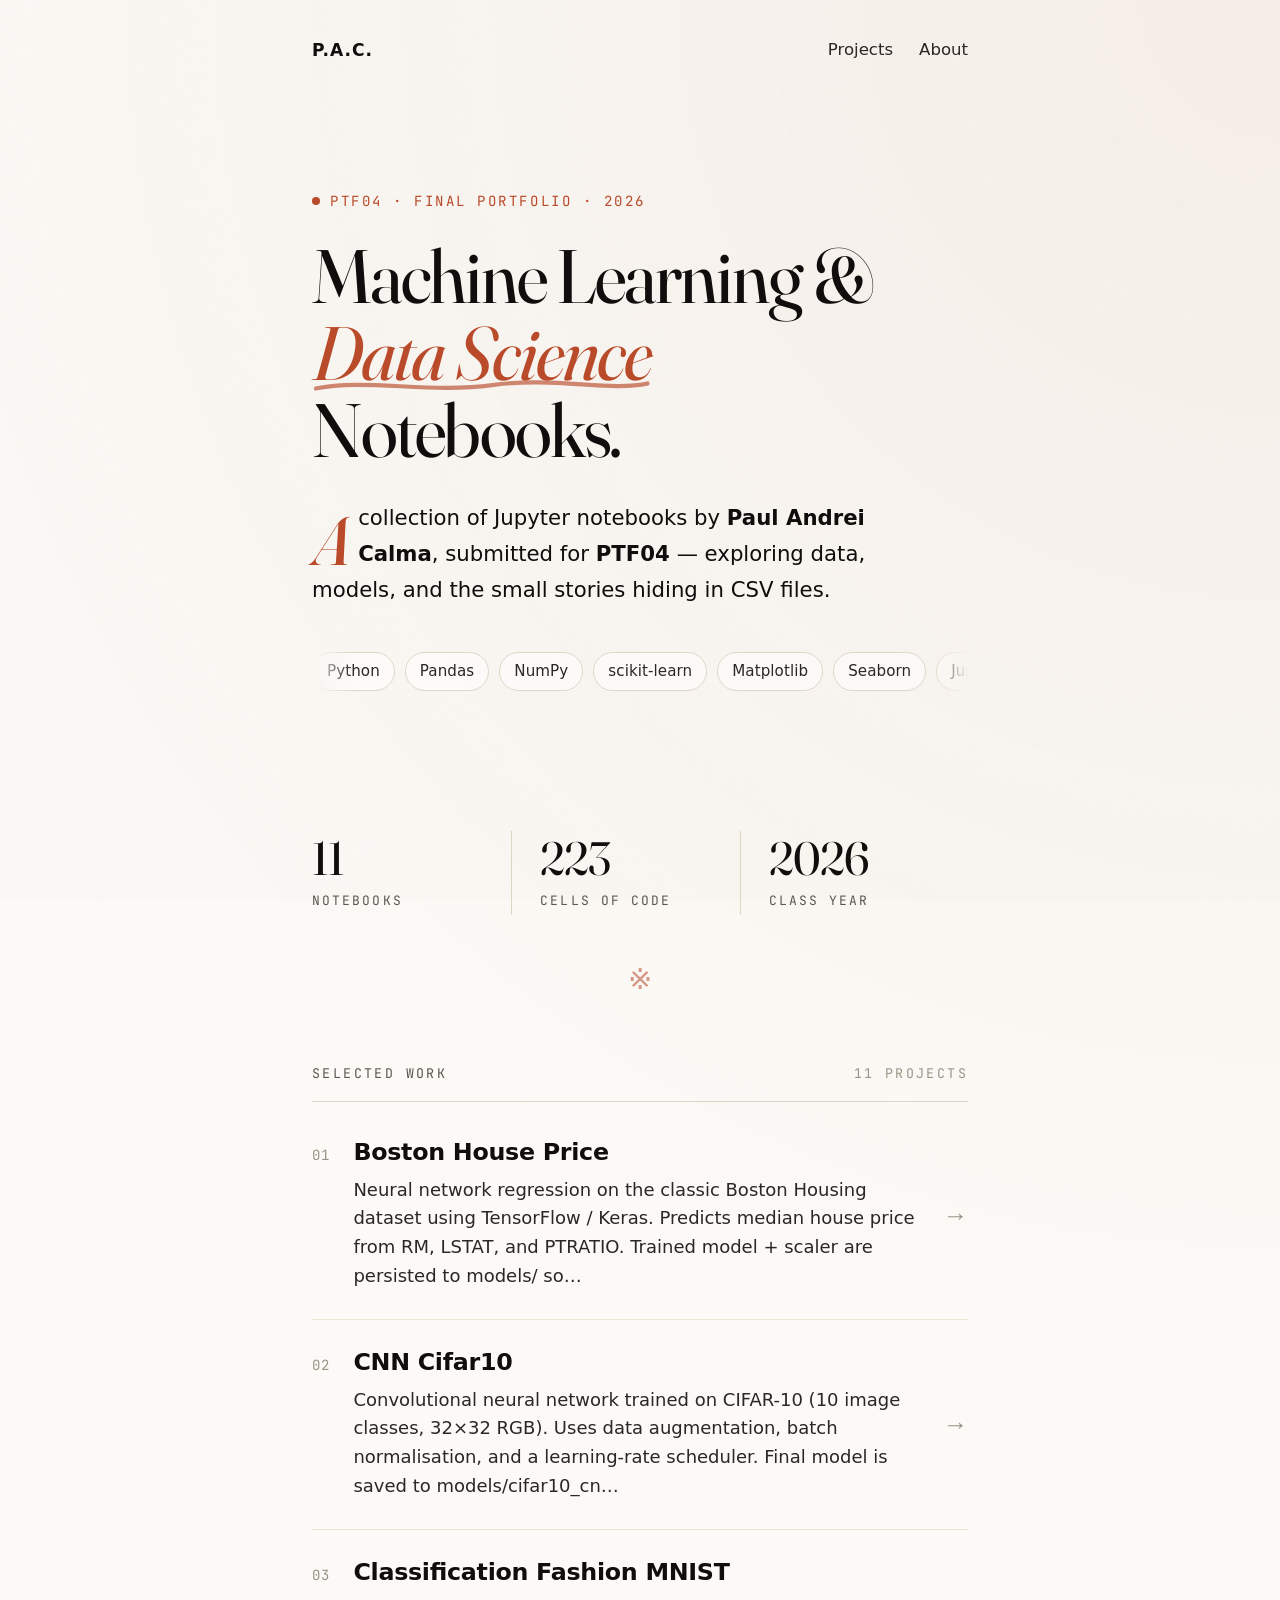
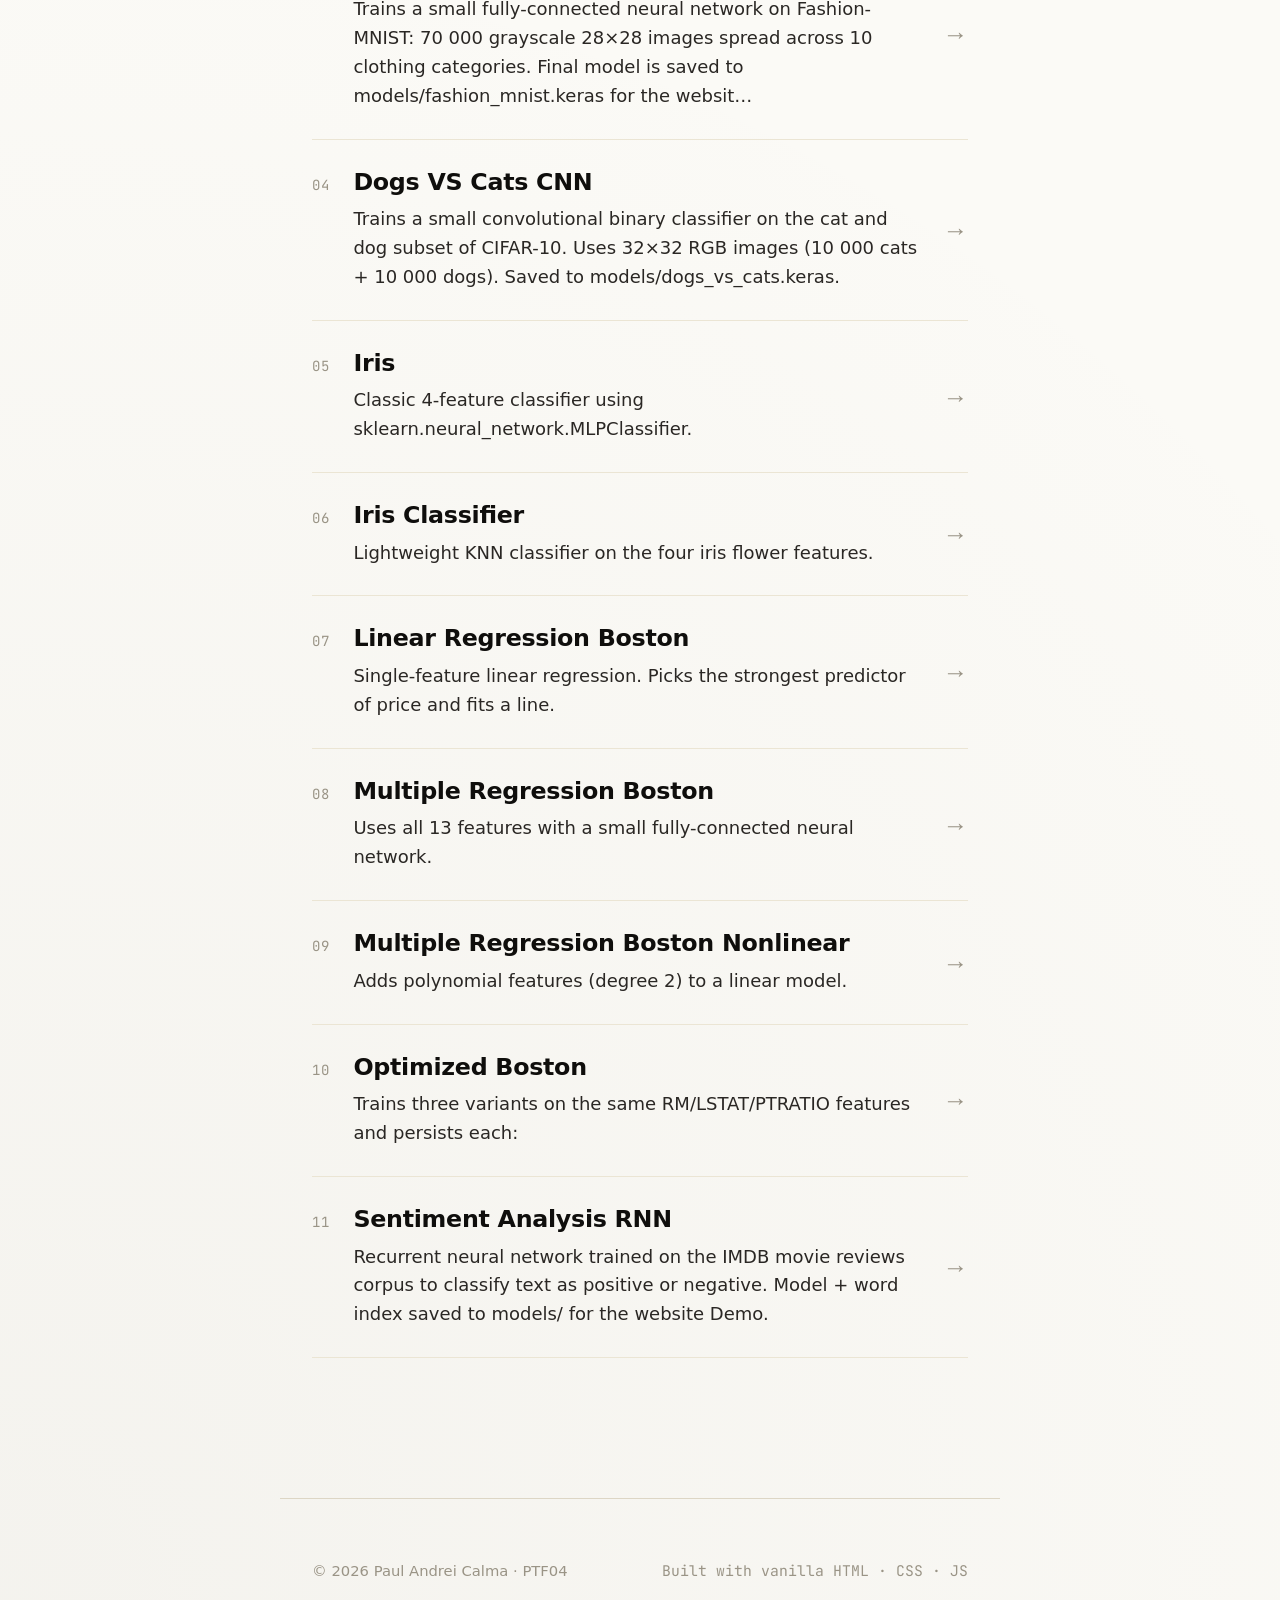
<file: index.html>
<!DOCTYPE html>
<html lang="en">
<head>
  <meta charset="UTF-8" />
  <meta name="viewport" content="width=device-width, initial-scale=1.0" />
  <title>Paul Andrei Calma · PTF04 Portfolio</title>
  <link rel="preconnect" href="https://fonts.googleapis.com" />
  <link rel="preconnect" href="https://fonts.gstatic.com" crossorigin />
  <link href="https://fonts.googleapis.com/css2?family=Fraunces:opsz,wght@9..144,400;9..144,500;9..144,600&family=JetBrains+Mono:wght@400;500&display=swap" rel="stylesheet" />
  <link rel="stylesheet" href="style.css" />
</head>
<body>

  <main id="app">

    <!-- ========== HOME VIEW ========== -->
    <section id="home" class="view view-active">
      <header class="site-header">
        <div class="site-mark">P.A.C.</div>
        <nav class="site-nav">
          <a href="#" data-action="goto-projects">Projects</a>
          <a href="#" data-action="goto-about">About</a>
        </nav>
      </header>

      <section class="hero">
        <p class="hero-eyebrow"><span class="dot"></span>PTF04 · Final Portfolio · 2026</p>
        <h1 class="hero-title">
          Machine Learning &amp;<br/>
          <span class="title-italic-wrap">
            <em>Data Science</em>
            <svg class="hero-underline" viewBox="0 0 320 14" preserveAspectRatio="none" aria-hidden="true">
              <path d="M3,9 C 50,3 110,12 170,7 C 230,2 280,11 317,6" fill="none" stroke="currentColor" stroke-width="2.4" stroke-linecap="round"/>
            </svg>
          </span>
          Notebooks.
        </h1>
        <p class="hero-lede" id="about">
          <span class="drop-cap">A</span> collection of Jupyter notebooks by <strong>Paul Andrei Calma</strong>,
          submitted for <strong>PTF04</strong> — exploring data, models, and the small stories hiding in CSV files.
        </p>

        <div class="hero-tools">
          <div class="tools-track">
            <span class="tool-chip">Python</span>
            <span class="tool-chip">Pandas</span>
            <span class="tool-chip">NumPy</span>
            <span class="tool-chip">scikit-learn</span>
            <span class="tool-chip">Matplotlib</span>
            <span class="tool-chip">Seaborn</span>
            <span class="tool-chip">Jupyter</span>
            <span class="tool-chip">SQL</span>
            <span class="tool-chip">EDA</span>
          </div>
        </div>
      </section>

      <section class="stats">
        <div class="stat">
          <div class="stat-num" id="stat-projects">—</div>
          <div class="stat-label">Notebooks</div>
        </div>
        <div class="stat-divider"></div>
        <div class="stat">
          <div class="stat-num" id="stat-cells">—</div>
          <div class="stat-label">Cells of Code</div>
        </div>
        <div class="stat-divider"></div>
        <div class="stat">
          <div class="stat-num">2026</div>
          <div class="stat-label">Class Year</div>
        </div>
      </section>

      <div class="ornament" aria-hidden="true">※</div>

      <section class="projects">
        <div class="section-label">
          <span>Selected Work</span>
          <span class="section-count" id="proj-count"></span>
        </div>
        <ol id="project-list" class="project-list"></ol>
      </section>

      <footer class="site-footer">
        <div>© 2026 Paul Andrei Calma · PTF04</div>
        <div class="footer-meta">Built with vanilla HTML · CSS · JS</div>
      </footer>
    </section>

    <!-- ========== DETAIL VIEW ========== -->
    <section id="detail" class="view">
      <header class="detail-header">
        <div class="detail-header-row">
          <button class="back-btn" id="back-btn">
            <span class="back-arrow">←</span>
            <span>Back to projects</span>
          </button>
          <div class="detail-actions">
            <span class="mode-badge" id="mode-badge" title="Toggle with ?author=1 in URL">VIEWER</span>
            <button class="run-btn ghost" id="reload-btn" title="Reload from .ipynb on disk (no execute)">
              <span>↻</span>
              <span>Reload</span>
            </button>
            <button class="run-btn" id="run-all-btn" title="Re-execute every cell server-side and refresh">
              <span class="run-icon">▶</span>
              <span>Run All Cells</span>
            </button>
          </div>
        </div>
        <div class="detail-progress" id="detail-progress"></div>
      </header>

      <article class="detail-body">
        <p class="detail-eyebrow" id="detail-num"></p>
        <h1 class="detail-title" id="detail-title"></h1>
        <p class="detail-desc" id="detail-desc"></p>

        <div class="detail-tabs">
          <button class="tab-btn active" data-tab="notebook">Notebook</button>
          <button class="tab-btn" data-tab="demo">Demo</button>
        </div>

        <div class="detail-tab-panel" id="tab-notebook">
          <div class="notebook-content" id="notebook-stage"></div>
        </div>

        <div class="detail-tab-panel hidden" id="tab-demo">
          <div class="demo-stage" id="demo-stage">
            <p class="demo-empty">Demo coming soon.</p>
          </div>
        </div>

        <nav class="detail-nav">
          <button class="detail-nav-btn" id="detail-prev">
            <span class="dn-hint">Previous</span>
            <span class="dn-name" id="detail-prev-name">—</span>
          </button>
          <button class="detail-nav-btn align-right" id="detail-next">
            <span class="dn-hint">Next</span>
            <span class="dn-name" id="detail-next-name">—</span>
          </button>
        </nav>
      </article>
    </section>

  </main>

  <script type="module" src="app.js"></script>
</body>
</html>
</file>
<file: style.css>
* { box-sizing: border-box; margin: 0; padding: 0; }

:root {
  --bg:        #fbfaf6;
  --bg-soft:   #f1ede1;
  --text:      #0f0e0c;
  --text-mid:  #2a2724;
  --text-dim:  #5a564f;
  --text-faint:#9a9486;
  --line:      #ddd6c5;
  --line-soft: #ebe5d4;
  --accent:    #b94a2a;

  --serif: "Fraunces", Georgia, "Times New Roman", serif;
  --sans:  "Segoe UI Variable Text", "Segoe UI", -apple-system, BlinkMacSystemFont, system-ui, "Helvetica Neue", Arial, sans-serif;
  --mono:  "JetBrains Mono", ui-monospace, SFMono-Regular, Menlo, Consolas, monospace;

  --max:   720px;
  --max-wide: 880px;
}

html, body {
  background: var(--bg);
  color: var(--text);
  font-family: var(--sans);
  font-size: 18px;
  font-weight: 400;
  line-height: 1.65;
  -webkit-font-smoothing: antialiased;
  -moz-osx-font-smoothing: grayscale;
  text-rendering: optimizeLegibility;
  font-feature-settings: "kern", "liga", "calt";
}

body {
  min-height: 100vh;
  background-image:
    radial-gradient(circle at 100% 0%, rgba(185, 74, 42, 0.06), transparent 40%),
    radial-gradient(circle at 0% 100%, rgba(132, 125, 108, 0.06), transparent 50%);
  position: relative;
}

/* Subtle paper grain via SVG noise */
body::before {
  content: '';
  position: fixed;
  inset: 0;
  pointer-events: none;
  z-index: 0;
  opacity: 0.35;
  mix-blend-mode: multiply;
  background-image: url("data:image/svg+xml;utf8,<svg xmlns='http://www.w3.org/2000/svg' width='240' height='240'><filter id='n'><feTurbulence type='fractalNoise' baseFrequency='0.85' numOctaves='2' stitchTiles='stitch'/><feColorMatrix values='0 0 0 0 0.06   0 0 0 0 0.05   0 0 0 0 0.04   0 0 0 0.06 0'/></filter><rect width='100%' height='100%' filter='url(%23n)'/></svg>");
}

#app, .view, main, header, section, footer { position: relative; z-index: 1; }

a { color: inherit; text-decoration: none; }
button { font: inherit; background: none; border: none; cursor: pointer; color: inherit; }
ol, ul { list-style: none; }

/* ========== Views ========== */
.view {
  display: none;
  min-height: 100vh;
}

.view-active {
  display: block;
  animation: fade 0.4s cubic-bezier(0.2, 0.8, 0.2, 1);
}

@keyframes fade {
  from { opacity: 0; transform: translateY(6px); }
  to   { opacity: 1; transform: translateY(0); }
}

/* ========== Site header ========== */
.site-header {
  max-width: var(--max);
  margin: 0 auto;
  padding: 36px 32px 0;
  display: flex;
  justify-content: space-between;
  align-items: center;
}

.site-mark {
  font-family: var(--sans);
  font-size: 0.95rem;
  font-weight: 600;
  letter-spacing: 0.06em;
  color: var(--text);
}

.site-nav {
  display: flex;
  gap: 26px;
  font-size: 0.92rem;
  color: var(--text-mid);
  font-weight: 500;
}

.site-nav a {
  position: relative;
  transition: color 0.18s ease;
}

.site-nav a::after {
  content: '';
  position: absolute;
  left: 0; right: 0; bottom: -4px;
  height: 1px;
  background: currentColor;
  transform: scaleX(0);
  transform-origin: left;
  transition: transform 0.25s cubic-bezier(0.2, 0.8, 0.2, 1);
}

.site-nav a:hover { color: var(--text); }
.site-nav a:hover::after { transform: scaleX(1); }

/* ========== Hero ========== */
.hero {
  max-width: var(--max);
  margin: 0 auto;
  padding: 120px 32px 80px;
}

.hero-eyebrow {
  font-family: var(--mono);
  font-size: 0.78rem;
  letter-spacing: 0.18em;
  text-transform: uppercase;
  color: var(--accent);
  margin-bottom: 24px;
  display: inline-flex;
  align-items: center;
  gap: 10px;
}

.hero-eyebrow .dot {
  width: 8px;
  height: 8px;
  background: var(--accent);
  border-radius: 50%;
  display: inline-block;
  animation: dot-pulse 2.4s ease-in-out infinite;
  box-shadow: 0 0 0 0 rgba(185, 74, 42, 0.6);
}

@keyframes dot-pulse {
  0%, 100% { box-shadow: 0 0 0 0 rgba(185, 74, 42, 0.5); }
  50%      { box-shadow: 0 0 0 8px rgba(185, 74, 42, 0); }
}

.hero-title {
  font-family: var(--serif);
  font-weight: 400;
  font-variation-settings: "opsz" 144;
  font-size: clamp(2.4rem, 6vw, 4.2rem);
  line-height: 1.02;
  letter-spacing: -0.025em;
  margin-bottom: 32px;
  color: var(--text);
}

.hero-title em {
  font-style: italic;
  font-weight: 400;
  color: var(--accent);
}

.title-italic-wrap {
  position: relative;
  display: inline-block;
  white-space: nowrap;
}

.hero-underline {
  position: absolute;
  left: 0;
  right: 0;
  bottom: -0.08em;
  width: 100%;
  height: 0.32em;
  color: var(--accent);
  stroke-dasharray: 700;
  stroke-dashoffset: 700;
  animation: draw-line 1.4s cubic-bezier(0.65, 0.05, 0.36, 1) 0.45s forwards;
  opacity: 0.65;
}

@keyframes draw-line {
  to { stroke-dashoffset: 0; }
}

.hero-lede {
  font-size: 1.18rem;
  line-height: 1.7;
  color: var(--text);
  max-width: 600px;
  font-weight: 400;
}

.hero-lede strong { color: var(--text); font-weight: 600; }

.drop-cap {
  font-family: var(--serif);
  font-size: 3.2em;
  font-weight: 500;
  font-style: italic;
  font-variation-settings: "opsz" 144;
  float: left;
  line-height: 0.85;
  padding: 0.12em 0.12em 0 0;
  margin-top: 0.05em;
  color: var(--accent);
}

/* ---------- Tools marquee ---------- */
.hero-tools {
  margin-top: 44px;
  overflow: hidden;
  mask-image: linear-gradient(to right, transparent 0, #000 6%, #000 94%, transparent 100%);
  -webkit-mask-image: linear-gradient(to right, transparent 0, #000 6%, #000 94%, transparent 100%);
}

.tools-track {
  display: flex;
  gap: 10px;
  animation: tools-scroll 28s linear infinite;
  width: max-content;
}

.hero-tools:hover .tools-track { animation-play-state: paused; }

@keyframes tools-scroll {
  from { transform: translateX(0); }
  to   { transform: translateX(-50%); }
}

.tool-chip {
  display: inline-flex;
  align-items: center;
  padding: 6px 14px;
  border: 1px solid var(--line);
  background: rgba(255, 255, 255, 0.5);
  border-radius: 999px;
  font-size: 0.84rem;
  font-weight: 500;
  color: var(--text-mid);
  white-space: nowrap;
  letter-spacing: 0.005em;
}

/* ---------- Stats ---------- */
.stats {
  max-width: var(--max);
  margin: 60px auto 30px;
  padding: 0 32px;
  display: flex;
  align-items: stretch;
  gap: 0;
}

.stat {
  flex: 1;
  text-align: left;
  padding: 4px 0;
}

.stat:not(:first-child) { padding-left: 28px; }

.stat-num {
  font-family: var(--serif);
  font-size: 2.6rem;
  font-weight: 400;
  font-variation-settings: "opsz" 144;
  line-height: 1;
  letter-spacing: -0.02em;
  color: var(--text);
  margin-bottom: 8px;
}

.stat-label {
  font-family: var(--mono);
  font-size: 0.72rem;
  letter-spacing: 0.16em;
  text-transform: uppercase;
  color: var(--text-dim);
}

.stat-divider {
  width: 1px;
  background: var(--line);
}

/* ---------- Ornament ---------- */
.ornament {
  text-align: center;
  font-family: var(--serif);
  font-size: 1.6rem;
  color: var(--accent);
  margin: 40px auto 0;
  opacity: 0.55;
  letter-spacing: 0.4em;
  padding-left: 0.4em;
}

/* ========== Projects ========== */
.projects {
  max-width: var(--max);
  margin: 0 auto;
  padding: 60px 32px;
}

.section-label {
  display: flex;
  justify-content: space-between;
  align-items: baseline;
  font-family: var(--mono);
  font-size: 0.74rem;
  letter-spacing: 0.18em;
  text-transform: uppercase;
  color: var(--text-dim);
  padding-bottom: 16px;
  border-bottom: 1px solid var(--line);
  margin-bottom: 8px;
}

.section-count { color: var(--text-faint); }

.project-list { counter-reset: project; }

.project-item {
  position: relative;
  border-bottom: 1px solid var(--line-soft);
  cursor: pointer;
  transition: padding-left 0.3s cubic-bezier(0.2, 0.8, 0.2, 1);
}

.project-item:hover { padding-left: 12px; }

.project-link {
  display: grid;
  grid-template-columns: auto 1fr auto;
  gap: 24px;
  align-items: baseline;
  padding: 28px 0;
}

.project-num {
  font-family: var(--mono);
  font-size: 0.78rem;
  color: var(--text-faint);
  letter-spacing: 0.05em;
  align-self: start;
  padding-top: 6px;
}

.project-text { min-width: 0; }

.project-title {
  font-family: var(--sans);
  font-size: 1.32rem;
  font-weight: 600;
  line-height: 1.25;
  letter-spacing: -0.012em;
  margin-bottom: 8px;
  color: var(--text);
  transition: color 0.2s ease;
}

.project-item:hover .project-title { color: var(--accent); }

.project-desc {
  font-size: 1rem;
  color: var(--text-mid);
  line-height: 1.6;
  max-width: 580px;
  font-weight: 400;
}

.project-arrow {
  font-family: var(--serif);
  font-size: 1.4rem;
  color: var(--text-faint);
  align-self: center;
  transition: transform 0.3s cubic-bezier(0.2, 0.8, 0.2, 1), color 0.2s ease;
}

.project-item:hover .project-arrow {
  transform: translateX(6px);
  color: var(--accent);
}

/* ========== Footer ========== */
.site-footer {
  max-width: var(--max);
  margin: 0 auto;
  padding: 60px 32px 40px;
  display: flex;
  justify-content: space-between;
  font-size: 0.82rem;
  color: var(--text-faint);
  border-top: 1px solid var(--line);
  margin-top: 80px;
}

.footer-meta { font-family: var(--mono); }

/* ========================================================
   DETAIL VIEW
   ======================================================== */
.detail-header {
  position: sticky;
  top: 0;
  z-index: 10;
  background: rgba(251, 250, 246, 0.85);
  backdrop-filter: blur(12px);
  -webkit-backdrop-filter: blur(12px);
  border-bottom: 1px solid var(--line);
}

.detail-header > * {
  max-width: var(--max-wide);
  margin: 0 auto;
}

.detail-header {
  padding: 0;
}

.detail-header-row {
  display: flex;
  justify-content: space-between;
  align-items: center;
  max-width: var(--max-wide);
  margin: 0 auto;
  padding-right: 32px;
}

.detail-header .back-btn {
  display: flex;
  align-items: center;
  gap: 8px;
  padding: 18px 32px;
  font-size: 0.9rem;
  color: var(--text-mid);
  transition: color 0.2s ease;
}

.detail-actions {
  display: flex;
  gap: 8px;
  align-items: center;
}

.mode-badge {
  font-family: var(--mono);
  font-size: 0.65rem;
  font-weight: 700;
  letter-spacing: 0.16em;
  padding: 5px 10px;
  border-radius: 999px;
  background: var(--bg-soft);
  color: var(--text-dim);
  border: 1px solid var(--line);
  cursor: pointer;
  user-select: none;
  transition: all 0.18s ease;
}

.mode-badge:hover { color: var(--text); border-color: var(--text-mid); }

.mode-badge.author {
  background: rgba(185, 74, 42, 0.1);
  color: var(--accent);
  border-color: rgba(185, 74, 42, 0.3);
}

/* viewer mode: hide cell-action buttons that may have leaked from author re-renders */
body.viewer-mode .cell-actions,
body.viewer-mode .cell-editor { display: none !important; }

.run-btn {
  display: inline-flex;
  align-items: center;
  gap: 8px;
  padding: 8px 16px;
  font-size: 0.86rem;
  font-weight: 600;
  background: var(--text);
  color: var(--bg);
  border: 1px solid var(--text);
  border-radius: 8px;
  cursor: pointer;
  transition: all 0.18s ease;
}

.run-btn:hover:not(:disabled) {
  background: var(--accent);
  border-color: var(--accent);
}

.run-btn.ghost {
  background: transparent;
  color: var(--text-mid);
  border-color: var(--line);
}

.run-btn.ghost:hover:not(:disabled) {
  background: var(--bg-soft);
  color: var(--text);
  border-color: var(--text-mid);
}

.run-btn:disabled {
  opacity: 0.65;
  cursor: wait;
}

.run-btn.running .run-icon {
  animation: spin 1s linear infinite;
}

@keyframes spin {
  to { transform: rotate(360deg); }
}

.run-icon {
  display: inline-block;
  font-size: 0.78rem;
  color: var(--accent);
  background: var(--bg);
  width: 18px; height: 18px;
  border-radius: 50%;
  text-align: center;
  line-height: 18px;
}

.run-btn:hover:not(:disabled) .run-icon {
  color: var(--text);
}

.run-banner {
  background: var(--bg-soft);
  border-left: 3px solid var(--accent);
  padding: 10px 16px;
  margin: 0 0 14px;
  border-radius: 6px;
  font-size: 0.9rem;
  color: var(--text-mid);
}

.run-banner.ok {
  border-color: #4caf50;
  color: #2a6a2e;
  background: #eaf5ea;
}

.run-banner.err {
  border-color: #b94a2a;
  color: #6a2415;
  background: #fbecea;
}

/* ---- Running banner with progress ---- */
.running-banner {
  display: grid;
  grid-template-columns: auto 1fr;
  grid-template-rows: auto auto;
  gap: 10px 14px;
  align-items: center;
  background: linear-gradient(90deg, var(--bg-soft), #fff);
  border-left: 3px solid var(--accent);
  padding: 14px 18px;
  border-radius: 8px;
  position: sticky;
  top: 60px;
  z-index: 5;
  box-shadow: 0 4px 18px rgba(0, 0, 0, 0.08);
}

.run-spinner {
  width: 22px;
  height: 22px;
  border: 2.5px solid rgba(185, 74, 42, 0.18);
  border-top-color: var(--accent);
  border-radius: 50%;
  animation: spin 0.9s linear infinite;
  grid-row: 1;
}

.run-banner-text {
  display: flex;
  flex-direction: column;
  gap: 2px;
}

.run-status {
  font-weight: 600;
  color: var(--text);
  font-size: 0.92rem;
}

.run-meta {
  font-family: var(--mono);
  font-size: 0.78rem;
  color: var(--accent);
}

.run-bar {
  grid-column: 1 / -1;
  grid-row: 2;
  height: 4px;
  background: var(--line-soft);
  border-radius: 2px;
  overflow: hidden;
}

.run-bar-fill {
  height: 100%;
  background: linear-gradient(90deg, var(--accent), #d96b4a);
  border-radius: 2px;
  width: 0%;
  transition: width 0.4s cubic-bezier(0.2, 0.8, 0.2, 1);
}

/* ---- Per-cell run states ---- */
.notebook-content .cell {
  position: relative;
  border-radius: 8px;
  transition: background 0.3s ease, border-color 0.3s ease;
  padding-left: 8px;
  border-left: 2px solid transparent;
}

.notebook-content .cell.queued {
  opacity: 0.45;
  filter: grayscale(0.3);
  transition: opacity 0.3s ease, filter 0.3s ease;
}

.notebook-content .cell.running {
  opacity: 1;
  border-left-color: var(--accent);
  background: linear-gradient(90deg, rgba(185, 74, 42, 0.08), transparent 60%);
}

.notebook-content .cell.running::before {
  content: "";
  position: absolute;
  left: -2px; top: 0; bottom: 0;
  width: 2px;
  background: var(--accent);
  animation: cell-pulse 1.2s ease-in-out infinite;
}

.notebook-content .cell.running::after {
  content: "";
  position: absolute;
  inset: 0;
  border-radius: 8px;
  background: linear-gradient(90deg, transparent 0%, rgba(185, 74, 42, 0.06) 50%, transparent 100%);
  background-size: 200% 100%;
  animation: shimmer 1.6s linear infinite;
  pointer-events: none;
}

@keyframes shimmer {
  0%   { background-position: 200% 0; }
  100% { background-position: -200% 0; }
}

@keyframes cell-pulse {
  0%, 100% { opacity: 1; }
  50%      { opacity: 0.3; }
}

.notebook-content .cell.cell-ok {
  border-left-color: #4caf50;
}

.notebook-content .cell.cell-failed {
  border-left-color: #b94a2a;
  background: linear-gradient(90deg, rgba(185, 74, 42, 0.05), transparent 50%);
}

.detail-header .back-btn:hover { color: var(--accent); }

.back-arrow {
  font-size: 1.05rem;
  transition: transform 0.25s cubic-bezier(0.2, 0.8, 0.2, 1);
}

.back-btn:hover .back-arrow { transform: translateX(-4px); }

.detail-progress {
  height: 2px;
  background: var(--line-soft);
  position: relative;
  max-width: 100%;
  width: 100%;
  margin: 0;
}

.detail-progress::after {
  content: '';
  position: absolute;
  left: 0; top: 0; bottom: 0;
  width: var(--progress, 0%);
  background: var(--accent);
  transition: width 0.1s linear;
}

.detail-body {
  max-width: var(--max-wide);
  margin: 0 auto;
  padding: 60px 32px 80px;
}

.detail-eyebrow {
  font-family: var(--mono);
  font-size: 0.78rem;
  letter-spacing: 0.18em;
  text-transform: uppercase;
  color: var(--accent);
  margin-bottom: 16px;
}

.detail-title {
  font-family: var(--serif);
  font-weight: 400;
  font-variation-settings: "opsz" 144;
  font-size: clamp(2rem, 5vw, 3.4rem);
  line-height: 1.06;
  letter-spacing: -0.022em;
  margin-bottom: 18px;
  color: var(--text);
}

.detail-desc {
  font-size: 1.1rem;
  line-height: 1.65;
  color: var(--text-mid);
  max-width: 620px;
  margin-bottom: 40px;
  font-weight: 400;
}

.detail-tabs {
  display: flex;
  gap: 4px;
  border-bottom: 1px solid var(--line);
  margin-bottom: 40px;
}

.tab-btn {
  position: relative;
  padding: 12px 18px;
  font-size: 0.92rem;
  color: var(--text-dim);
  transition: color 0.18s ease;
}

.tab-btn::after {
  content: '';
  position: absolute;
  left: 18px; right: 18px; bottom: -1px;
  height: 2px;
  background: var(--accent);
  transform: scaleX(0);
  transform-origin: left;
  transition: transform 0.25s cubic-bezier(0.2, 0.8, 0.2, 1);
}

.tab-btn:hover { color: var(--text); }
.tab-btn.active { color: var(--text); }
.tab-btn.active::after { transform: scaleX(1); }

.detail-tab-panel.hidden { display: none; }

/* ========== Demo stage ========== */
.demo-stage {
  background: var(--bg-soft);
  border: 1px solid var(--line);
  border-radius: 12px;
  padding: 40px;
  min-height: 280px;
  display: flex;
  align-items: center;
  justify-content: center;
}

.demo-empty,
.demo-loading,
.demo-thinking {
  font-family: var(--sans);
  font-size: 0.95rem;
  color: var(--text-dim);
  text-align: center;
}

.demo-empty code {
  font-family: var(--mono);
  font-size: 0.86em;
  background: rgba(0,0,0,0.05);
  padding: 2px 6px;
  border-radius: 4px;
}

/* ---- Demo form ---- */
.demo-stage {
  align-items: stretch;
  justify-content: stretch;
  padding: 0;
  background: #fff;
  overflow: hidden;
}

/* ===== Schema-driven demo (Anvil-style local) ===== */
.sd-wrap {
  display: grid;
  grid-template-columns: 280px 1fr;
  gap: 0;
  background: var(--bg);
  min-height: 460px;
}

.sd-side {
  background: linear-gradient(160deg, var(--sd-bg1, #fbf6ee) 0%, var(--sd-bg2, #f3e9d6) 100%);
  padding: 32px 26px;
  border-right: 1px solid var(--line);
  display: flex;
  flex-direction: column;
  gap: 12px;
  position: relative;
  overflow: hidden;
}

.sd-side::before {
  content: '';
  position: absolute;
  inset: 0;
  background:
    radial-gradient(circle at 100% 0%, var(--sd-glow1, rgba(185, 74, 42, 0.18)), transparent 50%),
    radial-gradient(circle at 0% 100%, var(--sd-glow2, rgba(132, 125, 108, 0.12)), transparent 50%);
  pointer-events: none;
}

/* Stacked layout: no side panel, header on top */
.sd-wrap.layout-stacked {
  grid-template-columns: 1fr;
}
.sd-stacked-head {
  background: linear-gradient(135deg, var(--sd-bg1, #fbf6ee), var(--sd-bg2, #f3e9d6));
  padding: 36px 36px 24px;
  border-bottom: 1px solid var(--line);
  position: relative;
}
.sd-stacked-head::before {
  content: '';
  position: absolute;
  inset: 0;
  background:
    radial-gradient(circle at 100% 0%, var(--sd-glow1), transparent 40%),
    radial-gradient(circle at 0% 100%, var(--sd-glow2), transparent 40%);
  pointer-events: none;
}
.sd-stacked-head > * { position: relative; z-index: 1; }
.sd-stacked-head .sd-icon { margin-bottom: 12px; }

/* Grid field layout for many-input forms */
.sd-fields.is-grid {
  display: grid;
  grid-template-columns: 1fr 1fr;
  gap: 20px;
}
@media (max-width: 760px) {
  .sd-fields.is-grid { grid-template-columns: 1fr; }
}

.sd-side > * { position: relative; z-index: 1; }

.sd-icon {
  width: 56px; height: 56px;
  background: var(--bg);
  border: 1px solid var(--line);
  border-radius: 14px;
  display: grid; place-items: center;
  color: var(--accent);
  margin-bottom: 4px;
  box-shadow: 0 4px 14px rgba(0, 0, 0, 0.04);
}
.sd-icon svg { width: 28px; height: 28px; }

.sd-title {
  font-family: var(--serif);
  font-size: 1.35rem;
  font-weight: 500;
  letter-spacing: -0.015em;
  margin: 0;
}
.sd-subtitle {
  font-family: var(--mono);
  font-size: 0.74rem;
  letter-spacing: 0.05em;
  color: var(--accent);
  margin: 0;
}
.sd-desc {
  font-size: 0.88rem;
  color: var(--text-mid);
  line-height: 1.55;
  margin: 4px 0 8px;
}

.sd-tag-row {
  display: flex;
  flex-wrap: wrap;
  gap: 6px;
  margin-top: auto;
  padding-top: 14px;
}

.sd-gallery {
  margin-top: 8px;
}

.sd-gallery-label {
  font-family: var(--mono);
  font-size: 0.66rem;
  letter-spacing: 0.16em;
  text-transform: uppercase;
  color: var(--text-dim);
  margin-bottom: 8px;
}

.sd-gallery-grid {
  display: grid;
  grid-template-columns: 1fr 1fr;
  gap: 8px;
}

.sd-house {
  margin: 0;
  border-radius: 10px;
  overflow: hidden;
  position: relative;
  aspect-ratio: 4 / 3;
  background: var(--bg-soft);
  box-shadow: 0 4px 14px rgba(0, 0, 0, 0.08);
  cursor: pointer;
  transition: transform 0.25s cubic-bezier(0.2, 0.8, 0.2, 1), box-shadow 0.25s ease;
  animation: fade-up 0.5s cubic-bezier(0.2, 0.8, 0.2, 1) backwards;
}

.sd-house:hover {
  transform: translateY(-3px) scale(1.02);
  box-shadow: 0 8px 22px rgba(0, 0, 0, 0.16);
}

.sd-house img {
  width: 100%;
  height: 100%;
  object-fit: cover;
  display: block;
  transition: transform 0.4s ease;
}

.sd-house:hover img { transform: scale(1.08); }

.sd-house figcaption {
  position: absolute;
  bottom: 0; left: 0; right: 0;
  background: linear-gradient(to top, rgba(0,0,0,0.78), transparent);
  color: #fff;
  padding: 16px 8px 6px;
  font-size: 0.66rem;
  font-weight: 500;
  letter-spacing: 0.02em;
  font-family: var(--mono);
  text-shadow: 0 1px 3px rgba(0, 0, 0, 0.5);
}
.sd-tag {
  font-family: var(--mono);
  font-size: 0.68rem;
  letter-spacing: 0.04em;
  text-transform: uppercase;
  color: var(--text-mid);
  background: var(--bg);
  padding: 4px 9px;
  border-radius: 999px;
  border: 1px solid var(--line);
}

/* ----- Form ----- */
.sd-form {
  padding: 32px 36px;
  display: flex;
  flex-direction: column;
  gap: 20px;
}

.sd-field {
  display: flex;
  flex-direction: column;
  gap: 10px;
}

.sd-field-head {
  display: flex;
  justify-content: space-between;
  align-items: flex-end;
  gap: 16px;
}

.sd-label {
  font-size: 0.92rem;
  font-weight: 600;
  color: var(--text);
  display: block;
}
.sd-hint {
  display: block;
  font-size: 0.78rem;
  color: var(--text-dim);
  margin-top: 2px;
  font-weight: 400;
}

.sd-output {
  font-family: var(--mono);
  font-size: 1.4rem;
  font-weight: 600;
  color: var(--accent);
  letter-spacing: -0.01em;
  white-space: nowrap;
}
.sd-unit {
  font-size: 0.7em;
  color: var(--text-dim);
  margin-left: 3px;
  font-weight: 400;
}

/* Range slider */
.sd-slider {
  -webkit-appearance: none;
  appearance: none;
  width: 100%;
  height: 6px;
  border-radius: 4px;
  background: linear-gradient(to right, var(--accent) 0%, var(--accent) 50%, var(--line) 50%, var(--line) 100%);
  outline: none;
  cursor: pointer;
  margin: 0;
}
.sd-slider::-webkit-slider-thumb {
  -webkit-appearance: none;
  width: 22px; height: 22px;
  border-radius: 50%;
  background: #fff;
  border: 2px solid var(--accent);
  box-shadow: 0 2px 8px rgba(185, 74, 42, 0.3);
  cursor: grab;
  transition: transform 0.12s ease, box-shadow 0.12s ease;
}
.sd-slider::-webkit-slider-thumb:hover { transform: scale(1.12); }
.sd-slider::-webkit-slider-thumb:active { cursor: grabbing; transform: scale(1.05); box-shadow: 0 2px 14px rgba(185, 74, 42, 0.5); }
.sd-slider::-moz-range-thumb {
  width: 22px; height: 22px;
  border-radius: 50%;
  background: #fff;
  border: 2px solid var(--accent);
  cursor: grab;
}

.sd-scale {
  display: flex;
  justify-content: space-between;
  font-family: var(--mono);
  font-size: 0.7rem;
  color: var(--text-faint);
}

/* ----- Image drop zone ----- */
.sd-field-image { gap: 8px; }

.sd-drop {
  position: relative;
  display: block;
  border: 2px dashed var(--line);
  border-radius: 14px;
  padding: 32px 20px;
  background: var(--bg-soft);
  cursor: pointer;
  transition: border-color 0.18s ease, background 0.18s ease, transform 0.18s ease;
  min-height: 220px;
  overflow: hidden;
}

.sd-drop:hover { border-color: var(--accent); background: #fff; }
.sd-drop.hover {
  border-color: var(--accent);
  background: rgba(185, 74, 42, 0.05);
  transform: scale(1.01);
}

.sd-drop-empty {
  display: flex;
  flex-direction: column;
  align-items: center;
  gap: 10px;
  color: var(--text-dim);
  pointer-events: none;
  position: relative;
  z-index: 1;
}

.sd-drop-empty.hidden { display: none; }

.sd-drop-empty svg {
  width: 38px; height: 38px;
  color: var(--accent);
  opacity: 0.7;
}

.sd-drop-msg {
  font-size: 0.95rem;
  font-weight: 600;
  color: var(--text);
}

.sd-drop-sub {
  font-family: var(--mono);
  font-size: 0.74rem;
  color: var(--text-faint);
  letter-spacing: 0.04em;
}

.sd-drop-preview {
  display: none;
  position: absolute;
  inset: 0;
  width: 100%;
  height: 100%;
  object-fit: contain;
  background:
    repeating-linear-gradient(45deg, #f5f1e8 0 8px, #ede8d9 8px 16px);
  border-radius: 12px;
}

.sd-drop-preview.active { display: block; }

.sd-drop-clear {
  position: absolute;
  top: 10px; right: 10px;
  width: 28px; height: 28px;
  border-radius: 50%;
  background: rgba(0, 0, 0, 0.6);
  color: #fff;
  border: none;
  font-size: 1.2rem;
  line-height: 1;
  cursor: pointer;
  display: none;
  z-index: 2;
  transition: background 0.15s ease;
}

.sd-drop-clear.active { display: block; }
.sd-drop-clear:hover { background: var(--accent); }

.sd-actions {
  display: flex;
  gap: 10px;
  margin-top: 6px;
}

.sd-submit {
  flex: 1;
  padding: 13px 22px;
  background: var(--text);
  color: var(--bg);
  border: 1px solid var(--text);
  border-radius: 10px;
  font: inherit;
  font-weight: 600;
  font-size: 0.95rem;
  cursor: pointer;
  transition: all 0.18s ease;
  position: relative;
  overflow: hidden;
}
.sd-submit::before {
  content: '';
  position: absolute;
  inset: 0;
  background: linear-gradient(135deg, var(--accent), #d96b4a);
  opacity: 0;
  transition: opacity 0.2s ease;
}
.sd-submit > * { position: relative; z-index: 1; }
.sd-submit:hover { color: #fff; border-color: transparent; }
.sd-submit:hover::before { opacity: 1; }
.sd-submit:active { transform: translateY(1px); }

.sd-reset {
  padding: 13px 22px;
  background: transparent;
  color: var(--text-mid);
  border: 1px solid var(--line);
  border-radius: 10px;
  font: inherit;
  font-weight: 500;
  cursor: pointer;
  transition: all 0.18s ease;
}
.sd-reset:hover { color: var(--text); border-color: var(--text-mid); }

/* ----- Result card ----- */
.sd-result-empty {
  font-size: 0.88rem;
  color: var(--text-faint);
  text-align: center;
  padding: 28px;
  border: 1px dashed var(--line);
  border-radius: 12px;
  font-style: italic;
}

.sd-result-loading {
  padding: 24px;
  border: 1px solid var(--line);
  border-radius: 12px;
  display: flex;
  flex-direction: column;
  gap: 12px;
  align-items: center;
}

.sd-bar {
  width: 100%;
  height: 4px;
  background: var(--line-soft);
  border-radius: 2px;
  overflow: hidden;
  position: relative;
}
.sd-bar-inner {
  position: absolute;
  height: 100%;
  width: 35%;
  background: linear-gradient(90deg, transparent, var(--accent), transparent);
  border-radius: 2px;
  animation: bar-slide 1.3s ease-in-out infinite;
}

.sd-loading-text {
  font-family: var(--mono);
  font-size: 0.8rem;
  color: var(--text-dim);
}

.sd-price-card {
  background: linear-gradient(135deg, #1a1812 0%, #2a2418 100%);
  color: #f3e9d6;
  border-radius: 16px;
  padding: 32px 30px;
  position: relative;
  overflow: hidden;
  animation: fade-up 0.4s cubic-bezier(0.2, 0.8, 0.2, 1);
  min-height: 280px;
}

.sd-price-bg {
  position: absolute;
  inset: 0;
  background-size: cover;
  background-position: center;
  opacity: 0.28;
  filter: saturate(0.85);
  transition: opacity 0.5s ease;
}

.sd-price-card:hover .sd-price-bg { opacity: 0.4; }

.sd-price-card::before {
  content: '';
  position: absolute;
  inset: 0;
  background: linear-gradient(180deg, rgba(26,24,18,0.55) 0%, rgba(26,24,18,0.92) 70%);
  pointer-events: none;
}

.sd-price-content {
  position: relative;
  z-index: 1;
}

.sd-price-tier {
  font-family: var(--mono);
  font-size: 0.78rem;
  color: var(--accent);
  margin-top: 10px;
  letter-spacing: 0.04em;
}

.sd-price-eyebrow {
  font-family: var(--mono);
  font-size: 0.74rem;
  letter-spacing: 0.18em;
  text-transform: uppercase;
  color: rgba(243, 233, 214, 0.6);
  margin-bottom: 8px;
  position: relative;
}

.sd-price-num {
  font-family: var(--serif);
  font-weight: 500;
  font-variation-settings: "opsz" 144;
  font-size: clamp(2.4rem, 6vw, 3.4rem);
  letter-spacing: -0.03em;
  line-height: 1;
  color: #fff;
  display: flex;
  align-items: flex-start;
  gap: 4px;
  position: relative;
}

.sd-currency {
  font-size: 0.55em;
  color: var(--accent);
  margin-top: 0.45em;
}

.sd-price-meta {
  font-family: var(--mono);
  font-size: 0.78rem;
  color: rgba(243, 233, 214, 0.55);
  margin-top: 12px;
  position: relative;
}
.sd-price-meta code {
  background: rgba(255, 255, 255, 0.08);
  padding: 1px 6px;
  border-radius: 4px;
  color: #f3e9d6;
}

.sd-price-inputs {
  display: flex;
  gap: 8px;
  margin-top: 16px;
  flex-wrap: wrap;
  position: relative;
}
.sd-input-pill {
  display: inline-flex;
  align-items: baseline;
  gap: 6px;
  background: rgba(255, 255, 255, 0.06);
  border: 1px solid rgba(255, 255, 255, 0.08);
  padding: 5px 10px;
  border-radius: 999px;
  font-size: 0.78rem;
}
.ip-name {
  font-family: var(--mono);
  font-size: 0.66rem;
  letter-spacing: 0.1em;
  color: rgba(243, 233, 214, 0.55);
}
.ip-val {
  font-family: var(--mono);
  font-weight: 600;
  color: #fff;
}

.sd-label-big {
  font-family: var(--serif);
  font-size: 2.4rem;
  font-weight: 500;
  text-transform: capitalize;
  color: var(--accent);
  margin: 6px 0 14px;
}

/* Probability list inside dark prediction card */
.sd-price-card .proba-list {
  margin-top: 10px;
}

.sd-price-card .proba-row {
  display: grid;
  grid-template-columns: 110px 1fr 60px;
  gap: 12px;
  align-items: center;
  font-size: 0.85rem;
  padding: 4px 0;
  color: rgba(243, 233, 214, 0.85);
}

.sd-price-card .proba-row.top { color: #fff; font-weight: 600; }

.sd-price-card .proba-name {
  color: rgba(243, 233, 214, 0.75);
  text-transform: capitalize;
  font-family: var(--mono);
  font-size: 0.82rem;
}

.sd-price-card .proba-row.top .proba-name { color: var(--accent); }

.sd-price-card .proba-bar {
  height: 6px;
  background: rgba(255, 255, 255, 0.08);
  border-radius: 3px;
  overflow: hidden;
}

.sd-price-card .proba-fill {
  height: 100%;
  background: linear-gradient(90deg, var(--accent), #d96b4a);
  border-radius: 3px;
}

.sd-price-card .proba-val {
  font-family: var(--mono);
  text-align: right;
  color: rgba(243, 233, 214, 0.85);
  font-size: 0.78rem;
}

.sd-price-card .proba-row.top .proba-val { color: #fff; }

.sd-error {
  background: #fdf0ed;
  color: #6a2415;
  border: 1px solid #f3c4ba;
  padding: 14px 18px;
  border-radius: 10px;
  font-size: 0.92rem;
}

/* ===== Textarea ===== */
.sd-textarea {
  width: 100%;
  font: inherit;
  font-size: 0.95rem;
  line-height: 1.55;
  padding: 14px 16px;
  border: 1px solid var(--line);
  border-radius: 10px;
  background: #fff;
  color: var(--text);
  resize: vertical;
  min-height: 120px;
  transition: border-color 0.15s ease, box-shadow 0.15s ease;
}
.sd-textarea:focus {
  outline: none;
  border-color: var(--accent);
  box-shadow: 0 0 0 3px rgba(185, 74, 42, 0.15);
}

/* ===== Sentiment gauge ===== */
.sd-sentiment-card {
  background: linear-gradient(135deg, #fff 0%, var(--sd-bg2, #f3e9d6) 100%);
  border-radius: 16px;
  padding: 28px 32px;
  text-align: center;
  border: 1px solid var(--line);
  animation: fade-up 0.4s cubic-bezier(0.2, 0.8, 0.2, 1);
}
.sd-sentiment-emoji { font-size: 3.6rem; line-height: 1; margin-bottom: 8px; }
.sd-sentiment-label {
  font-family: var(--serif);
  font-size: 1.6rem;
  font-weight: 600;
  letter-spacing: 0.06em;
  margin-bottom: 6px;
}
.sd-sentiment-label.pos { color: #2f8a4a; }
.sd-sentiment-label.neg { color: #c33b2c; }
.sd-sentiment-meta {
  font-family: var(--mono);
  font-size: 0.78rem;
  color: var(--text-dim);
  margin-bottom: 22px;
}
.sd-sentiment-gauge { max-width: 460px; margin: 0 auto; }
.sd-gauge-track {
  position: relative;
  height: 10px;
  background: linear-gradient(to right, #c33b2c 0%, #f5d0a8 50%, #2f8a4a 100%);
  border-radius: 6px;
  overflow: visible;
}
.sd-gauge-mid {
  position: absolute;
  left: 50%; top: -6px; bottom: -6px;
  width: 1px;
  background: var(--text);
  opacity: 0.18;
}
.sd-gauge-marker {
  position: absolute;
  top: 50%;
  width: 18px; height: 18px;
  background: #fff;
  border: 3px solid var(--text);
  border-radius: 50%;
  transform: translate(-50%, -50%);
  box-shadow: 0 2px 6px rgba(0,0,0,0.2);
  transition: left 0.6s cubic-bezier(0.2, 0.8, 0.2, 1);
}
.sd-gauge-scale {
  display: flex;
  justify-content: space-between;
  font-family: var(--mono);
  font-size: 0.7rem;
  color: var(--text-dim);
  margin-top: 8px;
  letter-spacing: 0.08em;
  text-transform: uppercase;
}

/* ===== Duel (cat vs dog) ===== */
.sd-duel {
  background: linear-gradient(135deg, #fff 0%, var(--sd-bg2) 100%);
  border-radius: 16px;
  padding: 28px;
  border: 1px solid var(--line);
  display: grid;
  grid-template-columns: 1fr auto 1fr;
  align-items: center;
  gap: 16px;
  animation: fade-up 0.4s cubic-bezier(0.2, 0.8, 0.2, 1);
}
.sd-duel-side {
  text-align: center;
  padding: 18px 8px;
  border-radius: 12px;
  transition: transform 0.25s ease, background 0.25s ease;
}
.sd-duel-side.win {
  background: rgba(185, 74, 42, 0.12);
  transform: scale(1.05);
}
.sd-duel-emoji { font-size: 3rem; margin-bottom: 6px; }
.sd-duel-name {
  font-family: var(--serif);
  font-size: 1.3rem;
  text-transform: capitalize;
  margin-bottom: 4px;
}
.sd-duel-side.win .sd-duel-name { color: var(--accent); font-weight: 600; }
.sd-duel-score {
  font-family: var(--mono);
  font-size: 1.4rem;
  font-weight: 600;
  color: var(--text);
}
.sd-duel-vs {
  font-family: var(--serif);
  font-style: italic;
  font-size: 1.5rem;
  color: var(--text-dim);
}
.sd-duel-bar {
  grid-column: 1 / -1;
  display: flex;
  height: 10px;
  background: var(--bg-soft);
  border-radius: 6px;
  overflow: hidden;
  margin-top: 10px;
}
.sd-duel-bar-a {
  background: linear-gradient(90deg, #6b9aaf, #4a85a0);
  transition: width 0.6s cubic-bezier(0.2, 0.8, 0.2, 1);
}
.sd-duel-bar-b {
  background: linear-gradient(90deg, #d6924c, #b06b2c);
  transition: width 0.6s cubic-bezier(0.2, 0.8, 0.2, 1);
}
.sd-duel-verdict {
  grid-column: 1 / -1;
  text-align: center;
  font-family: var(--serif);
  font-size: 1.15rem;
  margin-top: 6px;
  color: var(--text-mid);
}
.sd-duel-verdict strong { color: var(--accent); }

/* Simple price (one-feature linear) */
.sd-price-simple {
  min-height: auto;
  padding: 28px 30px;
}

@media (max-width: 760px) {
  .sd-wrap { grid-template-columns: 1fr; }
  .sd-side { border-right: none; border-bottom: 1px solid var(--line); }
}

/* ---- Voila iframe ---- */
.voila-wrap {
  width: 100%;
  display: flex;
  flex-direction: column;
  min-height: 720px;
}

.voila-toolbar {
  display: flex;
  justify-content: space-between;
  align-items: center;
  padding: 10px 18px;
  background: var(--bg-soft);
  border-bottom: 1px solid var(--line);
  font-size: 0.85rem;
  font-weight: 500;
}

.voila-status {
  display: flex;
  align-items: center;
  gap: 10px;
  color: var(--text-mid);
}

.voila-status .dot {
  width: 8px; height: 8px;
  border-radius: 50%;
  background: #4caf50;
  box-shadow: 0 0 0 0 rgba(76, 175, 80, 0.5);
  animation: live-pulse 2s ease-in-out infinite;
}

@keyframes live-pulse {
  0%, 100% { box-shadow: 0 0 0 0 rgba(76, 175, 80, 0.5); }
  50%      { box-shadow: 0 0 0 6px rgba(76, 175, 80, 0); }
}

.voila-open {
  color: var(--accent);
  text-decoration: none;
  font-size: 0.82rem;
}
.voila-open:hover { text-decoration: underline; }

.voila-hint {
  font-size: 0.78rem;
  color: var(--text-dim);
}

.voila-hint kbd {
  font-family: var(--mono);
  font-size: 0.78rem;
  background: #fff;
  border: 1px solid var(--line);
  border-radius: 4px;
  padding: 1px 6px;
  color: var(--text);
}

.voila-frame {
  flex: 1;
  width: 100%;
  border: none;
  min-height: 720px;
  background: #fff;
}

.demo-form { width: 100%; }

.demo-head { margin-bottom: 24px; }
.demo-head h3 {
  font-size: 1.1rem;
  font-weight: 600;
  margin-bottom: 6px;
}
.demo-sub {
  font-size: 0.95rem;
  color: var(--text-mid);
  line-height: 1.55;
}

.demo-grid {
  display: grid;
  grid-template-columns: repeat(auto-fit, minmax(220px, 1fr));
  gap: 14px;
  margin-bottom: 20px;
}

.demo-field { display: flex; flex-direction: column; gap: 6px; }

.demo-field label {
  display: flex;
  justify-content: space-between;
  align-items: baseline;
  font-size: 0.84rem;
  color: var(--text-mid);
  font-weight: 500;
}

.demo-unit {
  font-family: var(--mono);
  font-size: 0.74rem;
  color: var(--text-faint);
  letter-spacing: 0.06em;
  text-transform: uppercase;
}

.demo-field input {
  font: inherit;
  font-size: 0.95rem;
  padding: 10px 12px;
  border: 1px solid var(--line);
  border-radius: 8px;
  background: #fff;
  color: var(--text);
  transition: border-color 0.15s ease, box-shadow 0.15s ease;
}

.demo-field input:focus {
  outline: none;
  border-color: var(--accent);
  box-shadow: 0 0 0 3px rgba(185, 74, 42, 0.15);
}

.demo-actions { display: flex; gap: 10px; margin-bottom: 20px; }

.demo-submit, .demo-reset {
  font: inherit;
  padding: 10px 18px;
  border-radius: 8px;
  cursor: pointer;
  font-weight: 600;
  font-size: 0.92rem;
  transition: all 0.15s ease;
}

.demo-submit {
  background: var(--text);
  color: var(--bg);
  border: 1px solid var(--text);
}

.demo-submit:hover { background: var(--accent); border-color: var(--accent); }

.demo-reset {
  background: transparent;
  color: var(--text-mid);
  border: 1px solid var(--line);
}

.demo-reset:hover { border-color: var(--text-mid); color: var(--text); }

/* ---- Result ---- */
.demo-result:empty { display: none; }

.result-card {
  border: 1px solid var(--line);
  border-left: 3px solid var(--accent);
  background: var(--bg);
  border-radius: 10px;
  padding: 20px 24px;
  margin-top: 16px;
  animation: fade-up 0.35s cubic-bezier(0.2, 0.8, 0.2, 1);
}

.result-eyebrow {
  font-family: var(--mono);
  font-size: 0.72rem;
  letter-spacing: 0.16em;
  text-transform: uppercase;
  color: var(--text-dim);
  margin-bottom: 8px;
}

.result-label {
  font-family: var(--serif);
  font-size: 2rem;
  font-weight: 500;
  font-variation-settings: "opsz" 144;
  letter-spacing: -0.015em;
  color: var(--accent);
  text-transform: capitalize;
  margin-bottom: 10px;
}

.proba-list { display: flex; flex-direction: column; gap: 8px; margin-top: 12px; }

.proba-row {
  display: grid;
  grid-template-columns: 110px 1fr 60px;
  gap: 12px;
  align-items: center;
  font-size: 0.86rem;
}

.proba-name { color: var(--text-mid); text-transform: capitalize; }

.proba-bar {
  height: 6px;
  background: var(--line-soft);
  border-radius: 3px;
  overflow: hidden;
}

.proba-fill {
  height: 100%;
  background: var(--accent);
  border-radius: 3px;
  transition: width 0.5s cubic-bezier(0.2, 0.8, 0.2, 1);
}

.proba-val {
  font-family: var(--mono);
  text-align: right;
  color: var(--text);
  font-size: 0.82rem;
}

.demo-error {
  background: #fef2f0;
  color: #8a2c1a;
  border: 1px solid #f3c4ba;
  padding: 10px 14px;
  border-radius: 8px;
  font-size: 0.9rem;
}

.result-raw {
  font-family: var(--mono);
  font-size: 0.85rem;
  background: var(--bg-soft);
  padding: 12px 14px;
  border-radius: 8px;
  overflow-x: auto;
}

/* ========== Detail nav ========== */
.detail-nav {
  display: flex;
  justify-content: space-between;
  gap: 16px;
  margin-top: 60px;
  padding-top: 32px;
  border-top: 1px solid var(--line);
}

.detail-nav-btn {
  display: flex;
  flex-direction: column;
  align-items: flex-start;
  gap: 4px;
  padding: 16px 0;
  text-align: left;
  transition: transform 0.25s cubic-bezier(0.2, 0.8, 0.2, 1);
}

.detail-nav-btn.align-right {
  align-items: flex-end;
  text-align: right;
}

.detail-nav-btn:hover:not(:disabled) { transform: translateX(-4px); }
.detail-nav-btn.align-right:hover:not(:disabled) { transform: translateX(4px); }

.detail-nav-btn:disabled { opacity: 0.3; cursor: default; }

.dn-hint {
  font-family: var(--mono);
  font-size: 0.72rem;
  letter-spacing: 0.16em;
  text-transform: uppercase;
  color: var(--text-faint);
}

.dn-name {
  font-family: var(--sans);
  font-size: 1rem;
  font-weight: 600;
  color: var(--text);
}

.detail-nav-btn:hover:not(:disabled) .dn-name { color: var(--accent); }

/* ========================================================
   NOTEBOOK CONTENT
   ======================================================== */
.notebook-content {
  font-size: 17px;
  line-height: 1.7;
  color: var(--text);
  font-weight: 400;
}

.notebook-content h1, .notebook-content h2, .notebook-content h3, .notebook-content h4 {
  font-family: var(--sans);
  font-weight: 600;
  color: var(--text);
  letter-spacing: -0.012em;
  margin: 36px 0 14px;
  line-height: 1.25;
}
.notebook-content h1 { font-size: 1.7rem; letter-spacing: -0.018em; }
.notebook-content h2 { font-size: 1.4rem; padding-bottom: 8px; border-bottom: 1px solid var(--line); }
.notebook-content h3 { font-size: 1.18rem; }
.notebook-content h4 {
  font-size: 0.86rem;
  font-weight: 600;
  color: var(--text);
  text-transform: uppercase;
  letter-spacing: 0.08em;
}

.notebook-content .anchor-link { display: none; }
.notebook-content .prompt { display: none; }

.notebook-content p { margin: 14px 0; color: var(--text); }
.notebook-content ul, .notebook-content ol {
  margin: 14px 0;
  padding-left: 24px;
  color: var(--text);
  list-style: disc;
}
.notebook-content ol { list-style: decimal; }
.notebook-content li { margin: 4px 0; }
.notebook-content strong { color: var(--text); font-weight: 600; }

.notebook-content .cell { margin: 16px 0; }

.notebook-content .input_area {
  background: #1a1812;
  border-radius: 8px;
  padding: 14px 16px;
  margin: 10px 0;
  overflow-x: auto;
  position: relative;
}

/* ---- Editable cell ---- */
.cell-actions {
  display: flex;
  align-items: center;
  gap: 10px;
  margin-bottom: 8px;
  padding-bottom: 8px;
  border-bottom: 1px solid rgba(255, 255, 255, 0.08);
}

.cell-run {
  background: var(--accent);
  color: #fff;
  border: none;
  padding: 4px 12px;
  border-radius: 6px;
  font-family: var(--mono);
  font-size: 0.78rem;
  font-weight: 600;
  cursor: pointer;
  transition: background 0.15s ease, transform 0.15s ease;
}

.cell-run:hover:not(:disabled) {
  background: #d96b4a;
}

.cell-run:active:not(:disabled) { transform: scale(0.96); }

.cell-run:disabled {
  opacity: 0.7;
  cursor: wait;
}

.cell-status {
  font-family: var(--mono);
  font-size: 0.74rem;
  color: rgba(255, 255, 255, 0.55);
}

.cell-spin {
  display: inline-block;
  width: 11px; height: 11px;
  border: 2px solid rgba(255, 255, 255, 0.25);
  border-top-color: #fff;
  border-radius: 50%;
  animation: spin 0.7s linear infinite;
  vertical-align: -1px;
  margin-right: 4px;
}

.cell-status-running { color: var(--accent); }
.cell-status-ok { color: #6ec46e; }
.cell-status-err { color: #d96b4a; }

.dots span {
  animation: dot-blink 1.2s infinite;
  display: inline-block;
}
.dots span:nth-child(1) { animation-delay: 0s; }
.dots span:nth-child(2) { animation-delay: 0.2s; }
.dots span:nth-child(3) { animation-delay: 0.4s; }

@keyframes dot-blink {
  0%, 20% { opacity: 0.2; }
  50%     { opacity: 1; }
  100%    { opacity: 0.2; }
}

.cell-live-pending {
  padding: 12px 14px;
  background: var(--bg-soft);
  border-radius: 6px;
  border-left: 2px solid var(--accent);
  font-family: var(--mono);
  font-size: 0.78rem;
  color: var(--text-mid);
}

.cell-live-bar {
  height: 3px;
  background: var(--line-soft);
  border-radius: 2px;
  overflow: hidden;
  margin-bottom: 8px;
  position: relative;
}

.cell-live-bar-inner {
  position: absolute;
  height: 100%;
  width: 30%;
  background: linear-gradient(90deg, transparent, var(--accent), transparent);
  border-radius: 2px;
  animation: bar-slide 1.3s ease-in-out infinite;
}

@keyframes bar-slide {
  0%   { left: -30%; }
  100% { left: 100%; }
}

.cell-live-msg {
  font-family: var(--mono);
  font-size: 0.75rem;
  color: var(--text-dim);
  letter-spacing: 0.02em;
}

.cell-editor {
  width: 100%;
  background: transparent;
  color: #ece4cc;
  border: none;
  outline: none;
  resize: none;
  font-family: var(--mono);
  font-size: 13.5px;
  line-height: 1.6;
  padding: 0;
  margin: 0;
  white-space: pre;
  overflow: hidden;
  caret-color: var(--accent);
}

.cell-editor:focus {
  outline: 1px dashed rgba(185, 74, 42, 0.5);
  outline-offset: 6px;
}

.cell-live-output {
  margin-top: 8px;
  animation: fade-up 0.3s cubic-bezier(0.2, 0.8, 0.2, 1);
}

.output-hidden-by-rerun { display: none !important; }

.cell-live-output .output_area pre,
.cell-live-output .output_stream pre {
  margin: 4px 0;
  font-family: var(--mono);
  font-size: 12.5px;
  background: var(--bg-soft);
  color: var(--text);
  padding: 10px 14px;
  border-radius: 6px;
  border-left: 2px solid var(--accent);
  white-space: pre-wrap;
}

.cell-live-output .output_html {
  background: var(--bg-soft);
  padding: 10px 14px;
  border-radius: 6px;
  margin: 4px 0;
}

.cell-live-output .output_stderr pre {
  background: #fff7e8;
  border-left: 2px solid #d4a020;
  color: #6a4a08;
}

.cell-live-output .output_error pre {
  background: #fdf0ed;
  border-left: 2px solid #b94a2a;
  color: #6a2415;
}

.cell-live-output img {
  max-width: 100%;
  border-radius: 6px;
  margin: 6px 0;
}

.notebook-content .input_area::before {
  content: "py";
  position: absolute;
  top: 8px; right: 12px;
  font-family: var(--mono);
  font-size: 0.66rem;
  color: rgba(255, 255, 255, 0.3);
  letter-spacing: 0.1em;
  text-transform: uppercase;
}

.notebook-content .input_area pre,
.notebook-content .highlight pre {
  margin: 0;
  font-family: var(--mono);
  font-size: 13.5px;
  line-height: 1.65;
  white-space: pre;
  background: transparent;
  color: #ece4cc;
}

.notebook-content .highlight .k,
.notebook-content .highlight .kn,
.notebook-content .highlight .kc { color: #e88c5a; }
.notebook-content .highlight .nb { color: #c4a484; }
.notebook-content .highlight .nf { color: #f4cf8a; }
.notebook-content .highlight .s, .notebook-content .highlight .s1, .notebook-content .highlight .s2,
.notebook-content .highlight .sa { color: #a8c08a; }
.notebook-content .highlight .mi, .notebook-content .highlight .mf { color: #d4a8a8; }
.notebook-content .highlight .c, .notebook-content .highlight .c1 { color: #6e6555; font-style: italic; }
.notebook-content .highlight .o { color: #d4a87a; }
.notebook-content .highlight .nn { color: #b0c8b8; }
.notebook-content .highlight .n { color: #e8dfc6; }
.notebook-content .highlight .p { color: #a89c80; }

.notebook-content .output_area pre {
  margin: 4px 0 12px;
  font-family: var(--mono);
  font-size: 13px;
  line-height: 1.6;
  white-space: pre-wrap;
  word-wrap: break-word;
  background: var(--bg-soft);
  color: var(--text);
  padding: 12px 16px;
  border-radius: 8px;
  border-left: 2px solid var(--accent);
}

/* ---- Error / traceback output ---- */
.notebook-content .output_error,
.notebook-content .output_subarea.output_traceback {
  background: #fdf0ed;
  border-left: 3px solid #b94a2a;
  border-radius: 8px;
  padding: 12px 16px;
  margin: 4px 0 12px;
  position: relative;
}

.notebook-content .output_error::before,
.notebook-content .output_subarea.output_traceback::before {
  content: "Error";
  display: inline-block;
  font-family: var(--mono);
  font-size: 0.65rem;
  letter-spacing: 0.18em;
  text-transform: uppercase;
  color: #b94a2a;
  font-weight: 700;
  margin-bottom: 6px;
}

.notebook-content .output_error pre,
.notebook-content .output_subarea.output_traceback pre {
  background: transparent;
  border: none;
  color: #6a2415;
  padding: 0;
  margin: 0;
  font-size: 12.5px;
}

/* Standard ANSI color palette used by IPython tracebacks */
.notebook-content .ansi-black-fg   { color: #1f1b16; }
.notebook-content .ansi-red-fg     { color: #c53b2c; }
.notebook-content .ansi-green-fg   { color: #4a8a3a; }
.notebook-content .ansi-yellow-fg  { color: #b8860b; }
.notebook-content .ansi-blue-fg    { color: #2c5fa8; }
.notebook-content .ansi-magenta-fg { color: #a83fa1; }
.notebook-content .ansi-cyan-fg    { color: #2c8aa8; }
.notebook-content .ansi-white-fg   { color: #6a635a; }

.notebook-content .ansi-bold       { font-weight: 700; }
.notebook-content .ansi-underline  { text-decoration: underline; }

.notebook-content .ansi-black-intense-fg   { color: #5a554c; }
.notebook-content .ansi-red-intense-fg     { color: #d44a3a; font-weight: 600; }
.notebook-content .ansi-green-intense-fg   { color: #5fa84a; }
.notebook-content .ansi-yellow-intense-fg  { color: #d4a020; }
.notebook-content .ansi-blue-intense-fg    { color: #3a7fc8; }
.notebook-content .ansi-magenta-intense-fg { color: #c45fb8; }
.notebook-content .ansi-cyan-intense-fg    { color: #3aa8c8; }
.notebook-content .ansi-white-intense-fg   { color: #2a2620; }

/* stderr stream output (warnings, prints to stderr) */
.notebook-content .output_stderr {
  background: #fff7e8;
  border-left: 3px solid #d4a020;
  border-radius: 8px;
  padding: 10px 14px;
  margin: 4px 0;
}

.notebook-content .output_stderr pre {
  background: transparent;
  border: none;
  color: #6a4a08;
  padding: 0;
  margin: 0;
  font-size: 12px;
}

.notebook-content img {
  max-width: 100%;
  height: auto;
  display: block;
  margin: 16px 0;
  border-radius: 8px;
  border: 1px solid var(--line);
  background: #fff;
}

.notebook-content table {
  border-collapse: collapse;
  font-size: 12.5px;
  margin: 16px 0;
  width: auto;
  max-width: 100%;
  display: block;
  overflow-x: auto;
}

.notebook-content table th, .notebook-content table td {
  border: 1px solid var(--line);
  padding: 7px 14px;
  text-align: left;
}

.notebook-content table th {
  background: var(--bg-soft);
  font-family: var(--mono);
  font-weight: 600;
  font-size: 11px;
  letter-spacing: 0.05em;
  text-transform: uppercase;
}

.notebook-content table tr:nth-child(even) td { background: rgba(0,0,0,0.015); }

.notebook-content code {
  font-family: var(--mono);
  font-size: 0.88em;
  background: var(--bg-soft);
  padding: 2px 6px;
  border-radius: 4px;
  color: var(--accent);
  border: 1px solid var(--line);
}

.notebook-content blockquote {
  border-left: 2px solid var(--accent);
  margin: 14px 0;
  padding: 4px 16px;
  color: var(--text-dim);
  font-style: italic;
}

/* ========================================================
   MOBILE
   ======================================================== */
@media (max-width: 700px) {
  .site-header { padding: 24px 20px 0; }
  .site-nav { gap: 14px; font-size: 0.82rem; }
  .hero { padding: 60px 20px 40px; }
  .projects, .site-footer, .detail-body { padding-left: 20px; padding-right: 20px; }
  .detail-header .back-btn { padding: 14px 20px; }
  .project-link { gap: 14px; padding: 22px 0; }
  .project-num { font-size: 0.7rem; }
  .project-title { font-size: 1.3rem; }
  .project-arrow { display: none; }
  .site-footer { flex-direction: column; gap: 8px; }
}
</file>
